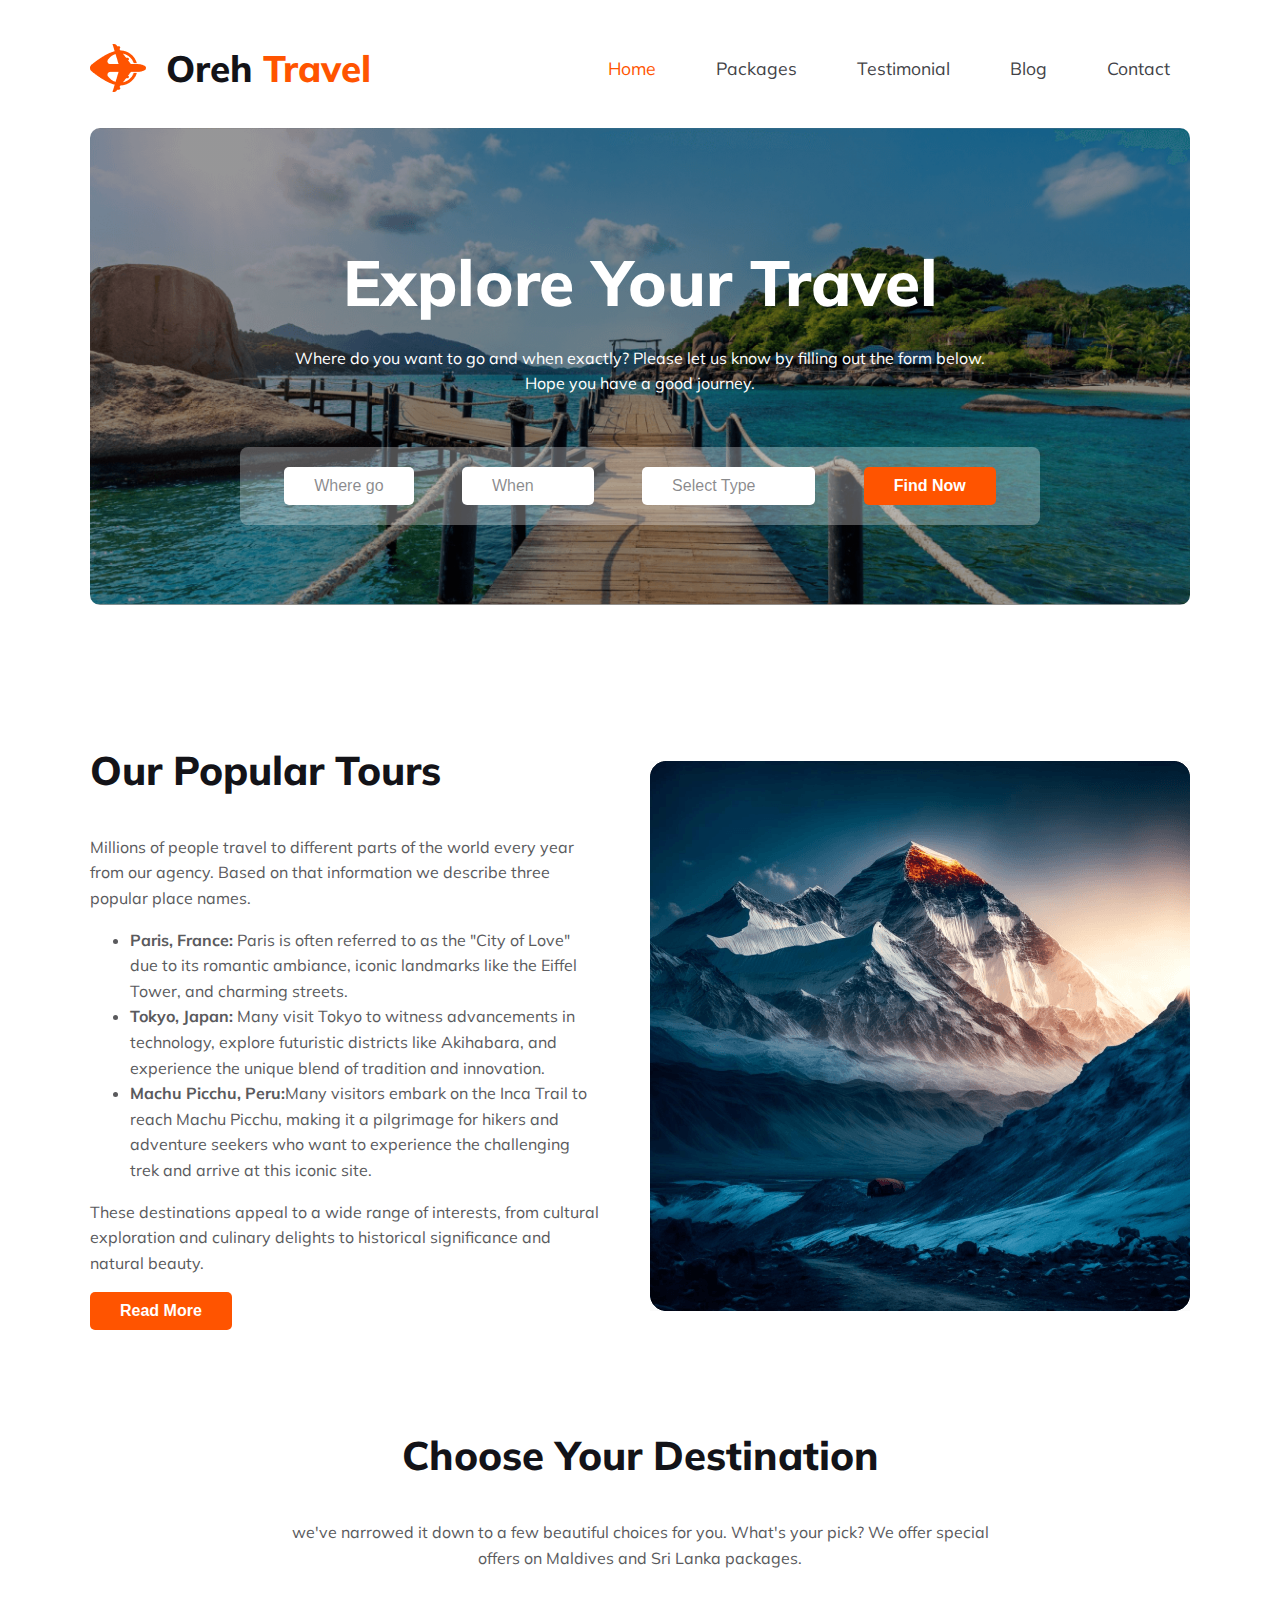
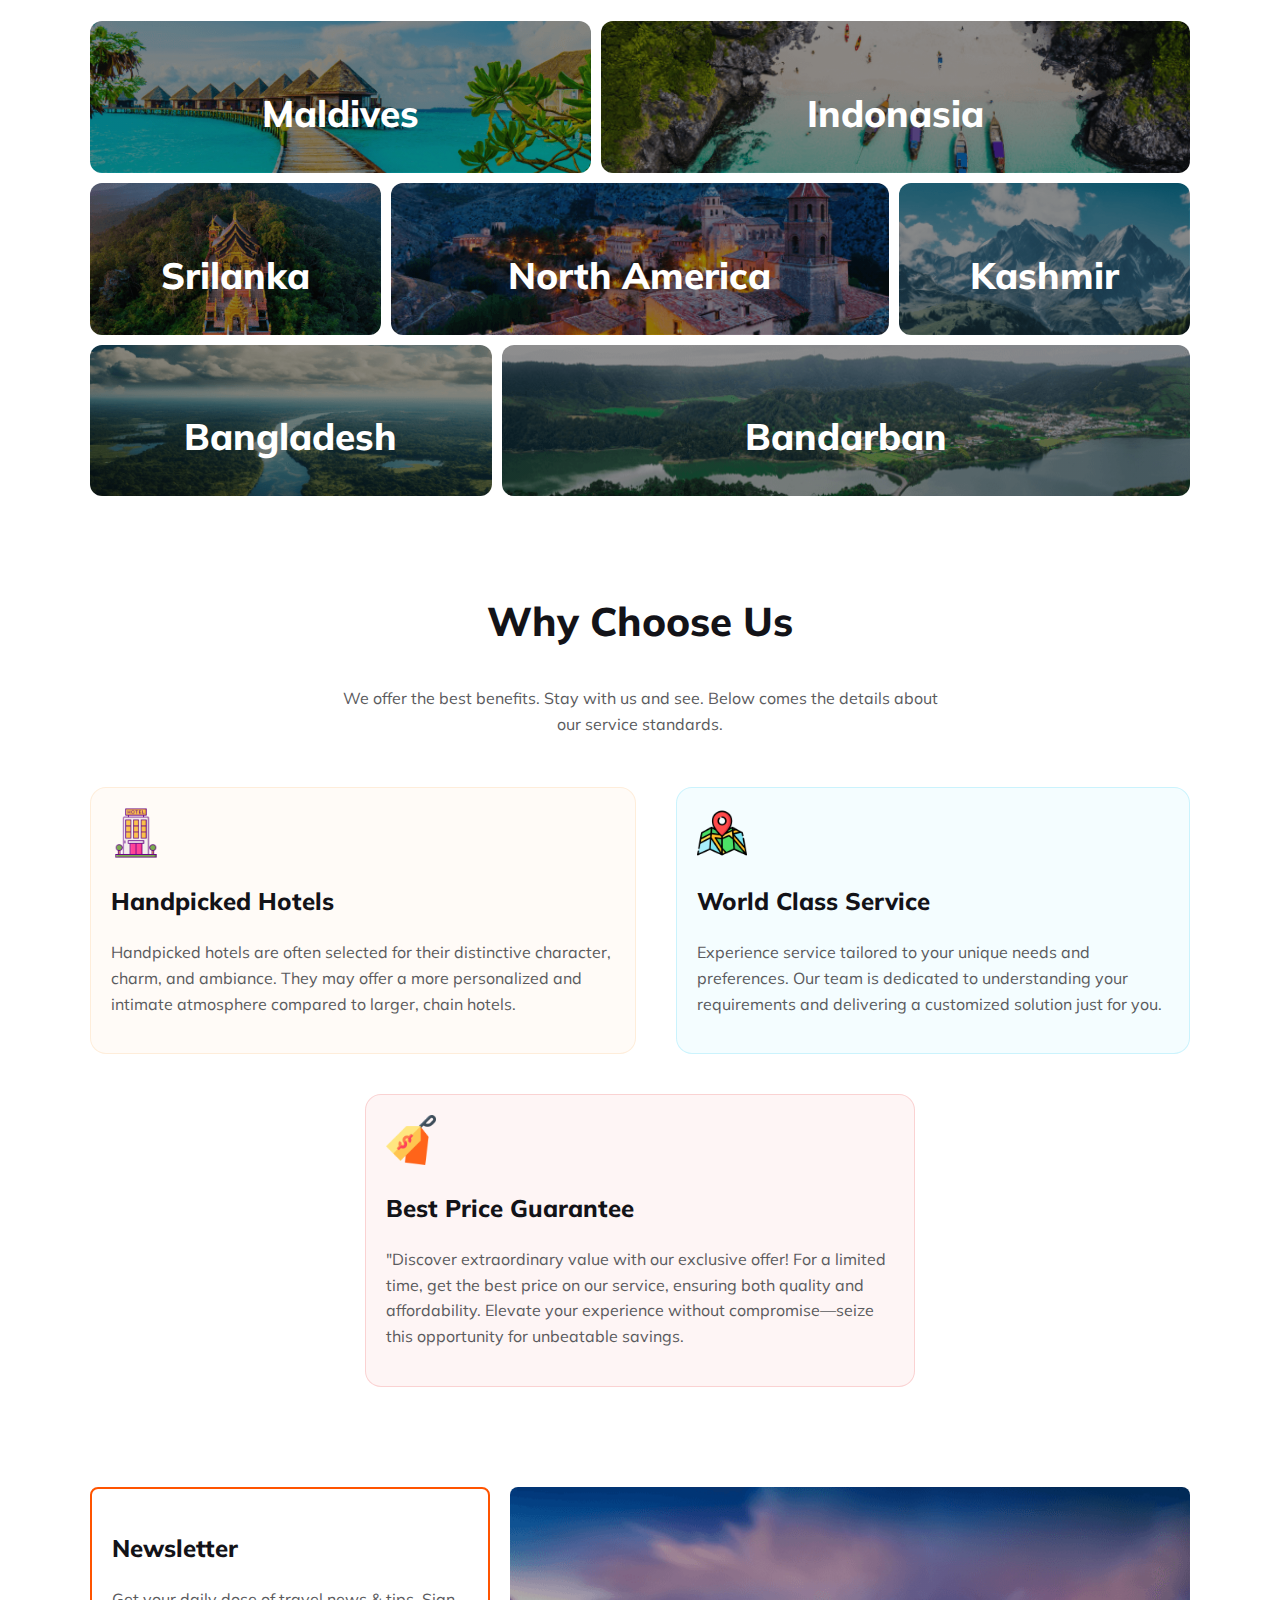
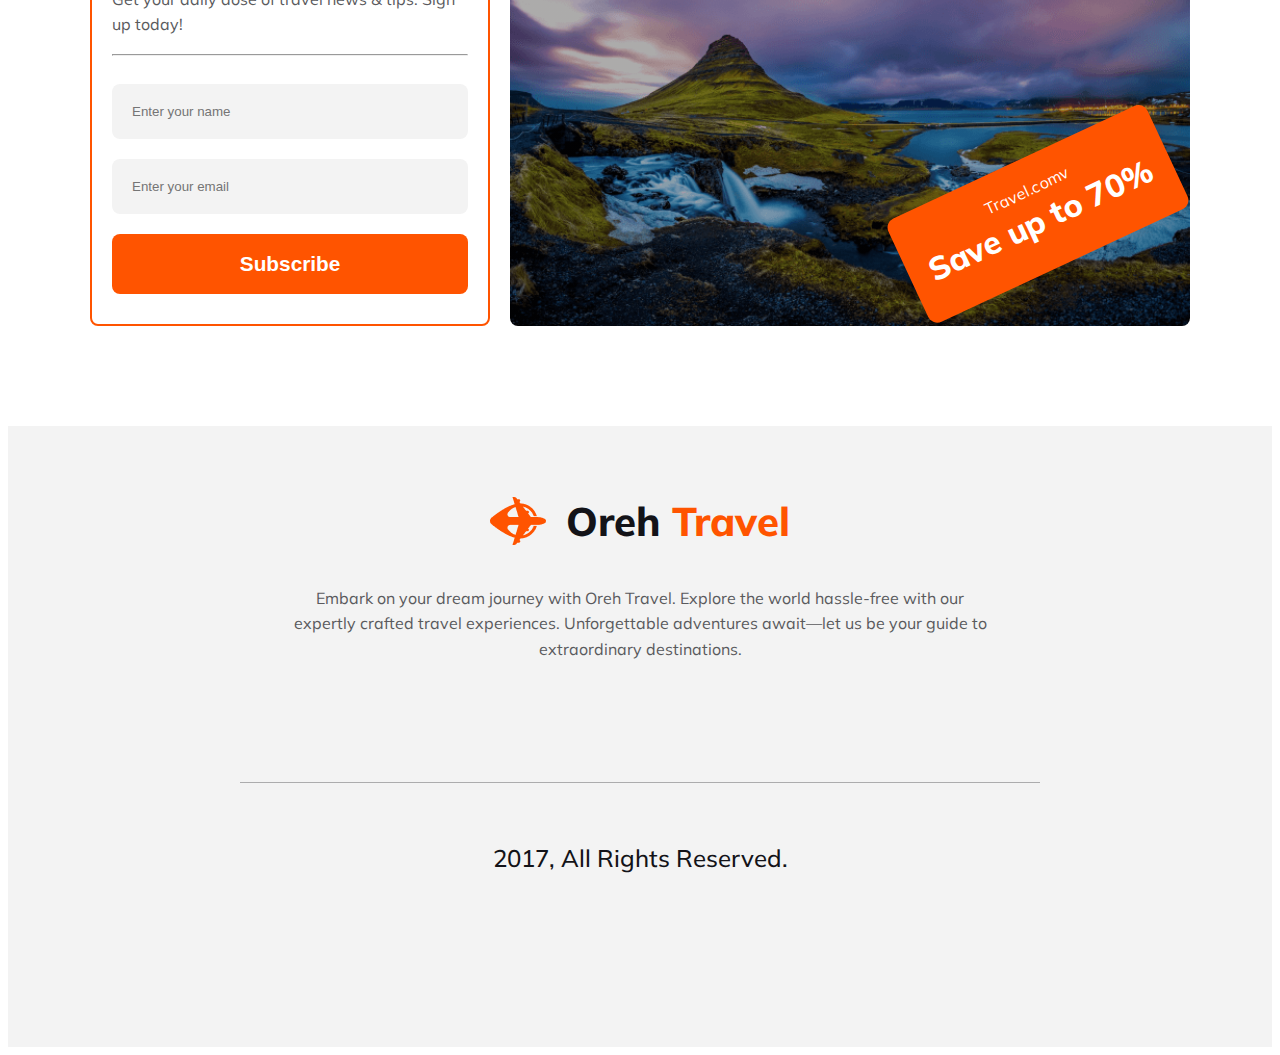
<file: index.html>
<!DOCTYPE html>
<html lang="en">
  <head>
    <meta charset="UTF-8" />
    <meta name="viewport" content="width=device-width, initial-scale=1.0" />
    <title>Oreh Travel</title>

    <!-- font icon link  -->
    <link
      rel="stylesheet"
      href="https://site-assets.fontawesome.com/releases/v6.5.1/css/all.css"
    />
    <!-- css link -->
    <link rel="stylesheet" href="./styles/style.css" />
    <link rel="stylesheet" href="./styles/responsive.css" />
  </head>
  <body>
    <header>
      <nav class="hid">
        <div class="logo">
          <img src="./Images/Group 40071 (2).png" alt="" />
          <h3 class="nav-title">
            Oreh <span class="travel-color">Travel</span>
          </h3>
        </div>
        <div class="bar-icon"><i class="fa-solid fa-bars"></i></div>
        <div class="nav-bar">
          <ul>
            <li><a class="active" href="#">Home</a></li>
            <li><a href="#">Packages</a></li>
            <li><a href="#">Testimonial</a></li>
            <li><a href="#">Blog</a></li>
            <li><a href="#">Contact</a></li>
          </ul>
        </div>
      </nav>

      <!-- banner section start -->

      <section class="banner">
        <h3 class="banner-title">Explore Your Travel</h3>
        <p class="banner-description">
          Where do you want to go and when exactly? Please let us know by
          filling out the form below. Hope you have a good journey.
        </p>

        <div class="banner-form">
          <button class="btn-white">Where go</button>
          <button class="btn-white">
            When <i class="fa-solid fa-angle-down"></i>
          </button>
          <button class="btn-white">
            Select Type <i class="fa-solid fa-angle-down"></i>
          </button>
          <button class="btn-prim">
            <i class="fa-solid fa-magnifying-glass"></i> Find Now
          </button>
        </div>
      </section>
    </header>

    <main>
      <!-- popular section  -->
      <section class="popular">
        <div class="popular-content">
          <h3 class="section-title">Our Popular Tours</h3>
          <p class="text-light-gray">
            Millions of people travel to different parts of the world every year
            from our agency. Based on that information we describe three popular
            place names.
          </p>
          <ul class="text-light-gray">
            <li>
              <b>Paris, France:</b> Paris is often referred to as the "City of
              Love" due to its romantic ambiance, iconic landmarks like the
              Eiffel Tower, and charming streets.
            </li>

            <li>
              <b>Tokyo, Japan:</b> Many visit Tokyo to witness advancements in
              technology, explore futuristic districts like Akihabara, and
              experience the unique blend of tradition and innovation.
            </li>

            <li>
              <b>Machu Picchu, Peru:</b>Many visitors embark on the Inca Trail
              to reach Machu Picchu, making it a pilgrimage for hikers and
              adventure seekers who want to experience the challenging trek and
              arrive at this iconic site.
            </li>
          </ul>
          <p class="text-light-gray">
            These destinations appeal to a wide range of interests, from
            cultural exploration and culinary delights to historical
            significance and natural beauty.
          </p>
          <button class="btn-prim">Read More</button>
        </div>

        <div class="popular-img">
          <img src="./Images/Rectangle 4.png" alt="" />
        </div>
      </section>

      <!-- dastination section  -->

      <section class="dastination">
        <h3 class="section-title">Choose Your Destination</h3>
        <p class="text-light-gray">
          we've narrowed it down to a few beautiful choices for you. What's your
          pick? We offer special offers on Maldives and Sri Lanka packages.
        </p>

        <div class="dastination-img-container">
          <div class="maldives img-item">
            <h3 class="malh3">Maldives</h3>
          </div>

          <div class="indonasia img-item">
            <h3 class="indoh3">Indonasia</h3>
          </div>

          <div class="srilanka img-item">
            <h3 class="srih3">Srilanka</h3>
          </div>

          <div class="north-america img-item">
            <h3 class="northh3">North America</h3>
          </div>

          <div class="kashmir img-item">
            <h3 class="kash3">Kashmir</h3>
          </div>

          <div class="bangladesh img-item">
            <h3 class="bdh3">Bangladesh</h3>
          </div>

          <div class="bandarban img-item">
            <h3 class="bnh3">Bandarban</h3>
          </div>
        </div>
      </section>

      <!-- why choose us section -->

      <section class="why-us">
        <h3 class="section-title">Why Choose Us</h3>
        <p class="text-light-gray description-center">
          We offer the best benefits. Stay with us and see. Below comes the
          details about <br />
          our service standards.
        </p>
        <div class="service-items">
          <div class="service-item1">
            <img src="./Images/hotel.png" alt="" />
            <h3 class="service-title">Handpicked Hotels</h3>
            <p class="text-light-gray">
              Handpicked hotels are often selected for their distinctive
              character, charm, and ambiance. They may offer a more personalized
              and intimate atmosphere compared to larger, chain hotels.
            </p>
          </div>
          <div class="service-item2">
            <img src="./Images/map.png" alt="" />
            <h3 class="service-title">World Class Service</h3>
            <p class="text-light-gray">
              Experience service tailored to your unique needs and preferences.
              Our team is dedicated to understanding your requirements and
              delivering a customized solution just for you.
            </p>
          </div>
        </div>
        <div class="service-item3">
          <img src="./Images/price .png" alt="" />
          <h3 class="service-title">Best Price Guarantee</h3>
          <p class="text-light-gray">
            "Discover extraordinary value with our exclusive offer! For a
            limited time, get the best price on our service, ensuring both
            quality and affordability. Elevate your experience without
            compromise—seize this opportunity for unbeatable savings.
          </p>
        </div>
      </section>

      <!-- newsletter section  -->

      <section class="newsletter">
        <div class="newsletter-content">
          <h3 class="newsletter-title">Newsletter</h3>
          <p class="text-light-gray">
            Get your daily dose of travel news & tips. Sign up today!
          </p>
          <hr />
          <form action="">
            <input class="input" type="text" placeholder="Enter your name" />
            <input
              class="input"
              type="email"
              placeholder="Enter your email"
            /><br />
            <input class="btn-primary" type="submit" value="Subscribe" />
          </form>
        </div>

        <div class="newsletter-img">
          <div class="offer-badge">
            <p class="offer-sub-title">Travel.comv</p>
            <h2 class="offer-title">Save up to 70%</h2>
          </div>
        </div>
      </section>
    </main>

    <footer>
      <div class="footer-title">
        <img src="./Images/Group 40071 (2).png" alt="" />
        <h3 class="section-title">
          Oreh <span class="travel-color">Travel</span>
        </h3>
      </div>
      <p class="text-light-gray footer-description">
        Embark on your dream journey with Oreh Travel. Explore the world
        hassle-free with our expertly crafted travel experiences. Unforgettable
        adventures await—let us be your guide to extraordinary destinations.
      </p>

      <div class="social-icon-container">
        <i class="fa-brands fa-twitter"></i>
        <i class="fa-brands fa-facebook-f"></i>
        <i class="fa-brands fa-instagram"></i>
        <i class="fa-brands fa-github"></i>
      </div>

      <p class="footer-copyright">2017, All Rights Reserved.</p>
    </footer>
  </body>
</html>
</file>
<file: styles/style.css>
@import url('https://fonts.googleapis.com/css2?family=Mulish:wght@400;500;600;700;800;900&display=swap');

*{
    text-decoration: none;
    
    box-sizing: border-box;

}
body{
    font-family: 'Mulish', sans-serif;

}
.hide{
    display: none;
}

/* common shared styles */

.section-title{
    font-size: 2.5rem;
    font-weight: 800;
    color: #131318;
}
.text-light-gray{
    font-size: 1rem ;
    font-weight: 400;
    color: #5A5A5D;
    line-height: 1.6rem;
}
.btn-primary{

}

/* header styles 

/* nav section styles */
header{
    width: 1100px;
    margin: 0 auto;

}
nav{
    display: flex;
    justify-content: space-between;
    align-items: center;
    
}
.logo{
    display: flex;
    align-items: center
    
}
.nav-title{
    color:  #131318;
    font-size: 2.3rem;
    font-weight: 800;
    margin-left: 20px;

}
.travel-color{
    color: #FF5400;
}
.bar-icon{
    font-size: 2rem;
    display: none;
}
.nav-bar ul{
    display: flex;
    gap: 20px;
    list-style: none;
}
.nav-bar a{
    color: #424247;
    font-size: 1.1rem;
    font-weight: 400;
    padding: 10px 20px;
}
.nav-bar .active{
    color: #FF5400;!important

}
.nav-bar a:hover{
    color: #FF5400;
    font-weight: 500;
}

/* banner section styles */

.banner{
    background-image: linear-gradient(rgba(0, 0, 0, 0.404), rgba(0, 0, 0, 0.404)), url("../Images/Group\ 13\ \(1\)\ \(1\).png") ;
    
    background-position:  center;
    background-repeat: no-repeat;
    background-size: cover;
    border-radius: 10px;
    text-align: center;
    padding: 50px 0px ;
    

}
.banner-title{
    font-size: 4rem;
    font-weight: 800;
    color: #fff;
   
}
.banner-description{
    font-size: 1rem ;
    font-weight: 400;
    color: white;
    line-height: 1.6rem;
    max-width: 700px;
    margin: -40px auto 0;
}
.banner-form{
    border-radius: 8px;
    background: rgba(255, 255, 255, 0.30);
    max-width: 800px;
    margin: 50px auto 30px;
    padding: 20px ;
    justify-content: space-around;
    display: flex;
}
.btn-white{
    background: white;
    padding: 10px 30px ;
    text-align: center;
    border-radius: 5px;
    color: rgba(19, 19, 24, 0.50);
    font-size: 1rem;
    font-weight: 400;
    border: none;
}
.btn-white i{
    margin-left: 30px;
}
.btn-prim{
    padding: 10px 30px ;
    text-align: center;
    border-radius: 5px;
    color:white;
    font-size: 1rem;
    font-weight: 700;
    border: none;
    background: #FF5400;

}

/* popular section styles */

main{
    width: 1100px;
    margin: 100px auto 0;
}
.popular{
    display: flex;
    gap: 50px;
    align-items: center;
    

}
.popular-content{
    width: 100%;
}
.popular-img{
    margin-top: 40px;
    width: 100%;
}

/* dastination section styles */

.dastination{
    text-align: center;
    width: 100%;
    margin: 100px auto;
   
    

}
.dastination p{

    max-width: 700px;
   margin: 0 auto;
}
.dastination-img-container{
    display: grid;
    /* grid-template-columns: repeat(12, 1fr); */
    grid-template-rows: repeat(3, 1fr);
    height: 100%;
    gap: 10px;
    margin-top: 50px;
    max-width: 100%;
    margin: 50px auto;


}
.maldives{
    background-image:linear-gradient(rgba(0, 0, 0, 0.308), rgba(0, 0, 0, 0.308)), url(../Images/Rectangle\ 5.png);
    background-repeat: no-repeat;
    background-position: center center;
    background-size: cover;
    grid-column: 1/6;
    grid-row: 1/2;
    border-radius: 12px;
    /* grid-area: maldives; */

}
.indonasia{
    background-image: linear-gradient(rgba(0, 0, 0, 0.308), rgba(0, 0, 0, 0.308)), url(../Images/Rectangle\ 8.png);
    background-repeat: no-repeat;
    background-position: center center;
    background-size: cover;
    grid-column: 6/12;
    border-radius: 12px;
    /* grid-area: indonasia; */
}
.srilanka{
    background-image:linear-gradient(rgba(0, 0, 0, 0.308), rgba(0, 0, 0, 0.308)), url(../Images/Rectangle\ 6.png);
    background-repeat: no-repeat;
    background-position: center center;
    background-size: cover;
    grid-column: 1/4;
    border-radius: 12px;
    /* grid-area: srilanka; */
}
.north-america{
    background-image:linear-gradient(rgba(0, 0, 0, 0.308), rgba(0, 0, 0, 0.308)), url(../Images/Rectangle\ 7.png);
    background-repeat: no-repeat;
    background-position: center center;
    background-size: cover;
    grid-column: 4/9;
    border-radius: 12px;
    /* grid-area: north-america; */
}
.kashmir{
    background-image:linear-gradient(rgba(0, 0, 0, 0.308), rgba(0, 0, 0, 0.308)), url(../Images/Rectangle\ 9.png);
    background-repeat: no-repeat;
    background-position: center center;
    background-size: cover;
    grid-column: 9/12;
    border-radius: 12px;
    /* grid-area: kashmir; */
}
.bangladesh{
    background-image:linear-gradient(rgba(0, 0, 0, 0.308), rgba(0, 0, 0, 0.308)), url(../Images/Rectangle\ 11.png);
    background-repeat: no-repeat;
    background-position: center center;
    background-size: cover;
    grid-column: 1/5;
    border-radius: 12px;
    /* grid-area: bangladesh; */
}
.bandarban{
    background-image:linear-gradient(rgba(0, 0, 0, 0.308), rgba(0, 0, 0, 0.308)), url(../Images/Rectangle\ 10.png);
    background-repeat: no-repeat;
    background-position: center center;
    background-size: cover;
    grid-column: 5/12;
    border-radius: 12px;
    /* grid-area: bandarban; */
}
.dastination-img-container h3{
    color: white;
    font-size: 2.3rem;
    font-weight: 800;
    text-align: center;
    padding-top: 2rem;

}


/* why us section styles */
.why-us{}
.why-us > .section-title, .description-center{
    text-align: center;
}
.why-us .service-items {
    display: flex;
    gap: 40px ;
    margin-top: 50px;

}
.why-us img{
    width: 50px;

}
.service-title{
    font-size: 1.5rem;
    font-weight: 800;
    color: #131318;
}
.service-item1{
    border-radius: 16px;
    border: 1px solid rgba(251, 181, 99, 0.20);
    background: rgba(251, 181, 99, 0.05);
    padding: 20px;

}
.service-item2{
    border-radius: 16px;
    border: 1px solid rgba(41, 206, 246, 0.20);
    background: rgba(41, 206, 246, 0.05);
    padding: 20px;

}
.service-item3{
    width: 50%;
    margin: auto;
    border-radius: 16px;
    border: 1px solid rgba(233, 68, 68, 0.20);
    background: rgba(233, 68, 68, 0.05);
    padding: 20px;
    margin-top: 40px;

}
/* newsletter section styles */

.newsletter{
    display: flex;
    gap: 20px;
    margin-top: 100px;


}
.newsletter-content{
    width: 37%;
    border-radius: 8px;
    padding: 20px;
    border: 2px solid #FF5400;

}
.newsletter-content .newsletter-title {
    font-weight: 800;
    font-size: 1.5rem;
    color: #131318;
}

.newsletter-content .input{
    padding: 20px;
    width: 100%;
    margin-top: 20px;
    border-radius: 8px;
    background: rgba(19, 19, 24, 0.05); 
    border: none;


}
.btn-primary{
    font-size: 1.3rem;
    font-weight: 800;
    color: #fff;
    background:#FF5400;
    border-radius: 8px;
    width: 100%;
    padding: 18px;
    margin-top: 20px;
    border: none;

}
.newsletter-img{
    width: 63%;
    background-image: linear-gradient(rgba(0, 0, 0, 0.326) , rgba(0, 0, 0, 0.331)), url(../Images/Rectangle\ 8\ \(1\).png);
    background-position: center center;
    background-size: cover;
    background-repeat: no-repeat;
    border-radius: 8px;
  
    /* position: relative; */

    display: flex;
    justify-content: end;

}

.offer-badge{
    background:#FF5400;
    width: 42%;
    padding: 5px 15px ;
    border-radius: 10px;
    text-align: center;
    /* position: absolute;
    bottom: 47px;
    right: 8px; */
    align-items: baseline;
    transform: rotate(-25deg);
   margin: 270px 9px 55px 0;
  
}
.offer-sub-title{
    color: white;
    font-size: 1rem;
    margin-bottom: -25px;
}
.offer-title{
    color: white;
    font-size: 2rem;
    font-weight: 800;
}

/* footer section styles  */
footer{
    margin-top: 100px;
    background: rgba(19, 19, 24, 0.05);
    padding: 30px 0 150px;
    
}
.footer-title{
    display: flex;
    align-items: center;
   justify-content: center;
}

.footer-title .section-title{
    margin-left: 20px ;
}
.footer-description{
    width: 700px;
    margin: 0 auto;
    text-align: center;
}

.social-icon-container{
    text-align: center;
    padding-bottom: 50px;
    margin: 30px auto;
    border-bottom: 1px solid #5a5a5d76 ;
   
    width: 800px;
    

}
.social-icon-container i{
    font-size: 2rem;
 
    padding: 0 20px;

}


.footer-copyright{
    font-size: 1.5rem;
    color: #131318;
    font-weight: 500;
    text-align: center;
    padding-top: 30px;

}
</file>
<file: styles/responsive.css>
@media screen and (max-width:600px) {
    .banner-form, .popular, 
    .dastination-img-row, 
    .service-items, 
    .newsletter  {
        flex-direction: column;
       
        
    }
    .dastination-img-container{
        
        grid-template-columns:  1fr;
        max-width: 100%;
        margin: auto;
         
        }
        .maldives, .indonasia,
        .srilanka, .north-america,
        .kashmir, .bangladesh,
        .bandarban{
            grid-column: 1/12;
            width: 100%;
        }
.why-us{
    margin-top: 50px;
}
    
    .bar-icon{
        display: block;
        /* margin-left: 20px; */
    }
    .nav-bar ul{
        display: none;
    }
    .popular, .popular-img img,
    .dastination-img-row img
    {
        max-width: 100%;
       margin: auto;
    }
     .newsletter-img,
    .newsletter-content
    {
      width: 100%;
       
    }
    .offer-badge{
        margin-right: 30px;
        margin-bottom: 15px;
        width: 40%;

    }
   .btn-white, .btn-prim{
    margin-top: 10px;
   }
    header, main, footer, body{
        width:100%;
        /* padding: 20px; */
       
        
    }
    .service-item3, .social-icon-container, .footer-description {
        width: 100%;
       

    }
}
</file>
